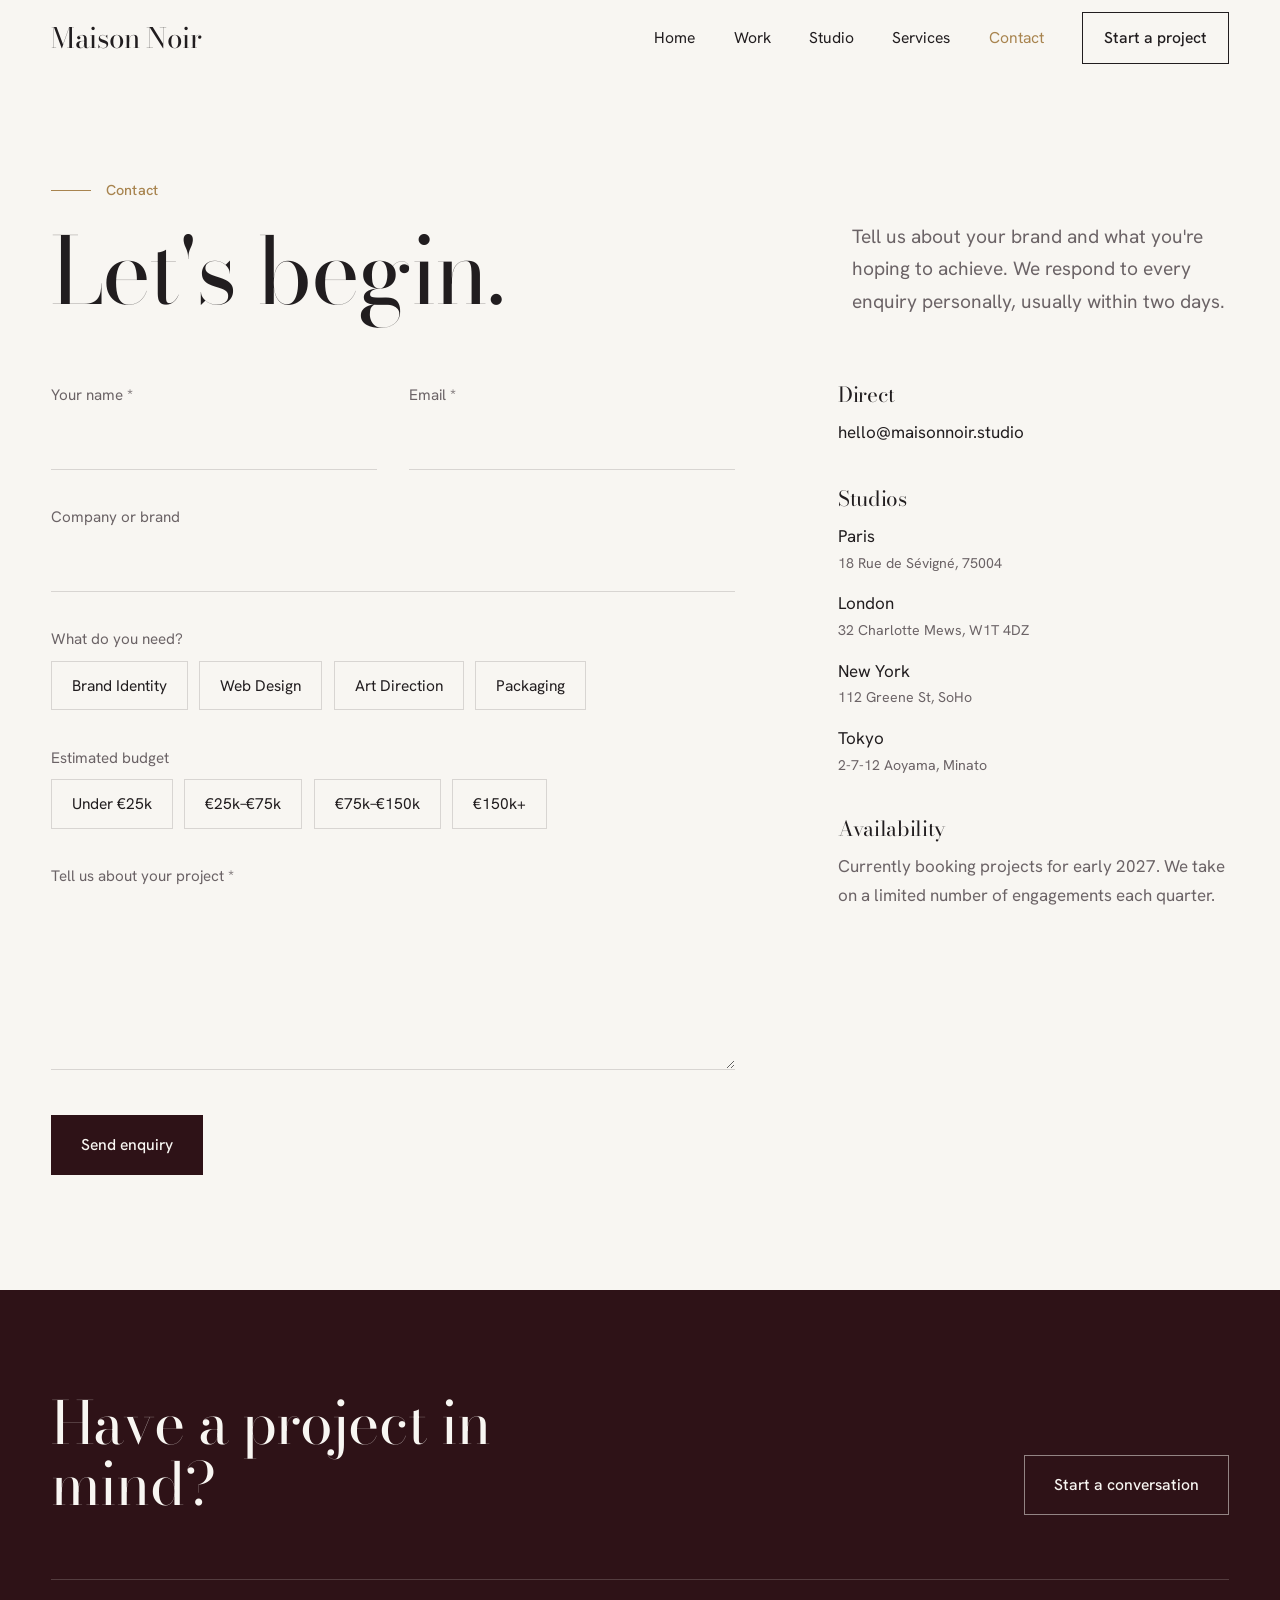
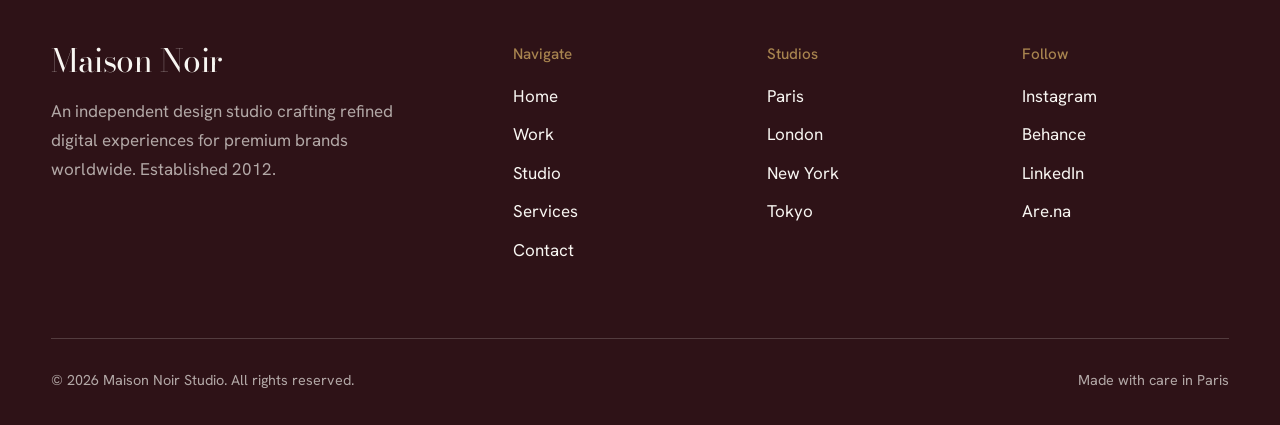
<file: contact.html>
<!doctype html>
<html lang="en"><head><meta charset="utf-8"><meta name="viewport" content="width=device-width,initial-scale=1">
<title>Contact | Start a Project with Maison Noir</title><meta name="description" content="Tell Maison Noir about your brand and project. We reply to every enquiry personally, usually within two business days."><link rel="canonical" href="https://www.maisonnoir.studio/contact.html">
<meta property="og:type" content="website"><meta property="og:title" content="Contact | Start a Project with Maison Noir"><meta property="og:description" content="Tell Maison Noir about your brand and project. We reply to every enquiry personally, usually within two business days."><meta property="og:url" content="https://www.maisonnoir.studio/contact.html"><meta property="og:image" content="https://images.pexels.com/photos/8134773/pexels-photo-8134773.jpeg?auto=compress&cs=tinysrgb&h=630&w=1200"><meta name="twitter:card" content="summary_large_image"><meta name="theme-color" content="#2E1217">
<link rel="icon" href="favicon.svg" type="image/svg+xml"><link rel="preconnect" href="https://fonts.googleapis.com"><link rel="preconnect" href="https://fonts.gstatic.com" crossorigin>
<link href="https://fonts.googleapis.com/css2?family=Bodoni+Moda:ital,opsz,wght@0,6..96,400;0,6..96,500;1,6..96,400&family=Hanken+Grotesk:wght@400;500&display=swap" rel="stylesheet">
<link rel="stylesheet" href="assets/css/style.css"></head><body>
<a class="skip" href="#main">Skip to content</a>
<header class="hd"><div class="wrap hd-in"><a class="logo serif" href="index.html" aria-label="Maison Noir, home">Maison Noir</a><nav id="nav" aria-label="Main"><a href="index.html">Home</a><a href="work.html">Work</a><a href="studio.html">Studio</a><a href="services.html">Services</a><a href="contact.html" aria-current="page">Contact</a><a class="btn btn-o btn-s" href="contact.html">Start a project</a></nav><button class="menu-btn" aria-expanded="false" aria-controls="nav" aria-label="Open menu"><i></i><i></i></button></div></header>
<main id="main"><section class="ph"><div class="wrap ph-g"><div><p class="tag">Contact</p><h1>Let's begin.</h1></div><p class="lead">Tell us about your brand and what you're hoping to achieve. We respond to every enquiry personally, usually within two days.</p></div></section><section class="wrap" style="padding-bottom:clamp(4rem,9vw,8rem)"><div class="cg"><div>
<form id="enquiry"><div class="fr"><label class="fld"><span>Your name *</span><input name="fullname" autocomplete="name" required></label><label class="fld"><span>Email *</span><input type="email" name="email" autocomplete="email" required></label></div>
<label class="fld"><span>Company or brand</span><input name="company" autocomplete="organization"></label>
<fieldset><legend>What do you need?</legend><div class="chips"><label><input type="checkbox" name="need" value="Brand Identity"><span>Brand Identity</span></label><label><input type="checkbox" name="need" value="Web Design"><span>Web Design</span></label><label><input type="checkbox" name="need" value="Art Direction"><span>Art Direction</span></label><label><input type="checkbox" name="need" value="Packaging"><span>Packaging</span></label></div></fieldset>
<fieldset><legend>Estimated budget</legend><div class="chips"><label><input type="radio" name="budget" value="Under €25k"><span>Under €25k</span></label><label><input type="radio" name="budget" value="€25k–€75k"><span>€25k–€75k</span></label><label><input type="radio" name="budget" value="€75k–€150k"><span>€75k–€150k</span></label><label><input type="radio" name="budget" value="€150k+"><span>€150k+</span></label></div></fieldset>
<label class="fld"><span>Tell us about your project *</span><textarea name="message" rows="5" required></textarea></label><button class="btn btn-p" type="submit">Send enquiry</button></form>
<div class="ok" tabindex="-1" hidden><h2>Thank you, <span class="who"></span>.</h2><p class="lead" style="margin-top:1rem">Your message has reached us. We'll be in touch personally within two business days.</p></div></div>
<aside class="side"><div><h3>Direct</h3><a class="ul" href="mailto:hello@maisonnoir.studio">hello@maisonnoir.studio</a></div><div><h3>Studios</h3><ul><li>Paris<small>18 Rue de Sévigné, 75004</small></li><li>London<small>32 Charlotte Mews, W1T 4DZ</small></li><li>New York<small>112 Greene St, SoHo</small></li><li>Tokyo<small>2-7-12 Aoyama, Minato</small></li></ul></div><div><h3>Availability</h3><p class="mute">Currently booking projects for early 2027. We take on a limited number of engagements each quarter.</p></div></aside></div></section></main>
<footer class="ft dark"><div class="wrap"><div class="ft-top"><h2>Have a project in mind?</h2><a class="btn btn-o" href="contact.html">Start a conversation</a></div>
<div class="ft-g"><div><a class="serif" style="font-size:2rem" href="index.html">Maison Noir</a><p class="mute">An independent design studio crafting refined digital experiences for premium brands worldwide. Established 2012.</p></div>
<div><h4>Navigate</h4><ul><li><a class="ul" href="index.html">Home</a></li><li><a class="ul" href="work.html">Work</a></li><li><a class="ul" href="studio.html">Studio</a></li><li><a class="ul" href="services.html">Services</a></li><li><a class="ul" href="contact.html">Contact</a></li></ul></div><div><h4>Studios</h4><ul><li>Paris</li><li>London</li><li>New York</li><li>Tokyo</li></ul></div><div><h4>Follow</h4><ul><li>Instagram</li><li>Behance</li><li>LinkedIn</li><li>Are.na</li></ul></div></div>
<div class="ft-b mute"><span>© 2026 Maison Noir Studio. All rights reserved.</span><span>Made with care in Paris</span></div></div></footer>
<div class="cur" aria-hidden="true">View</div><script src="assets/js/main.js" defer></script></body></html>
</file>
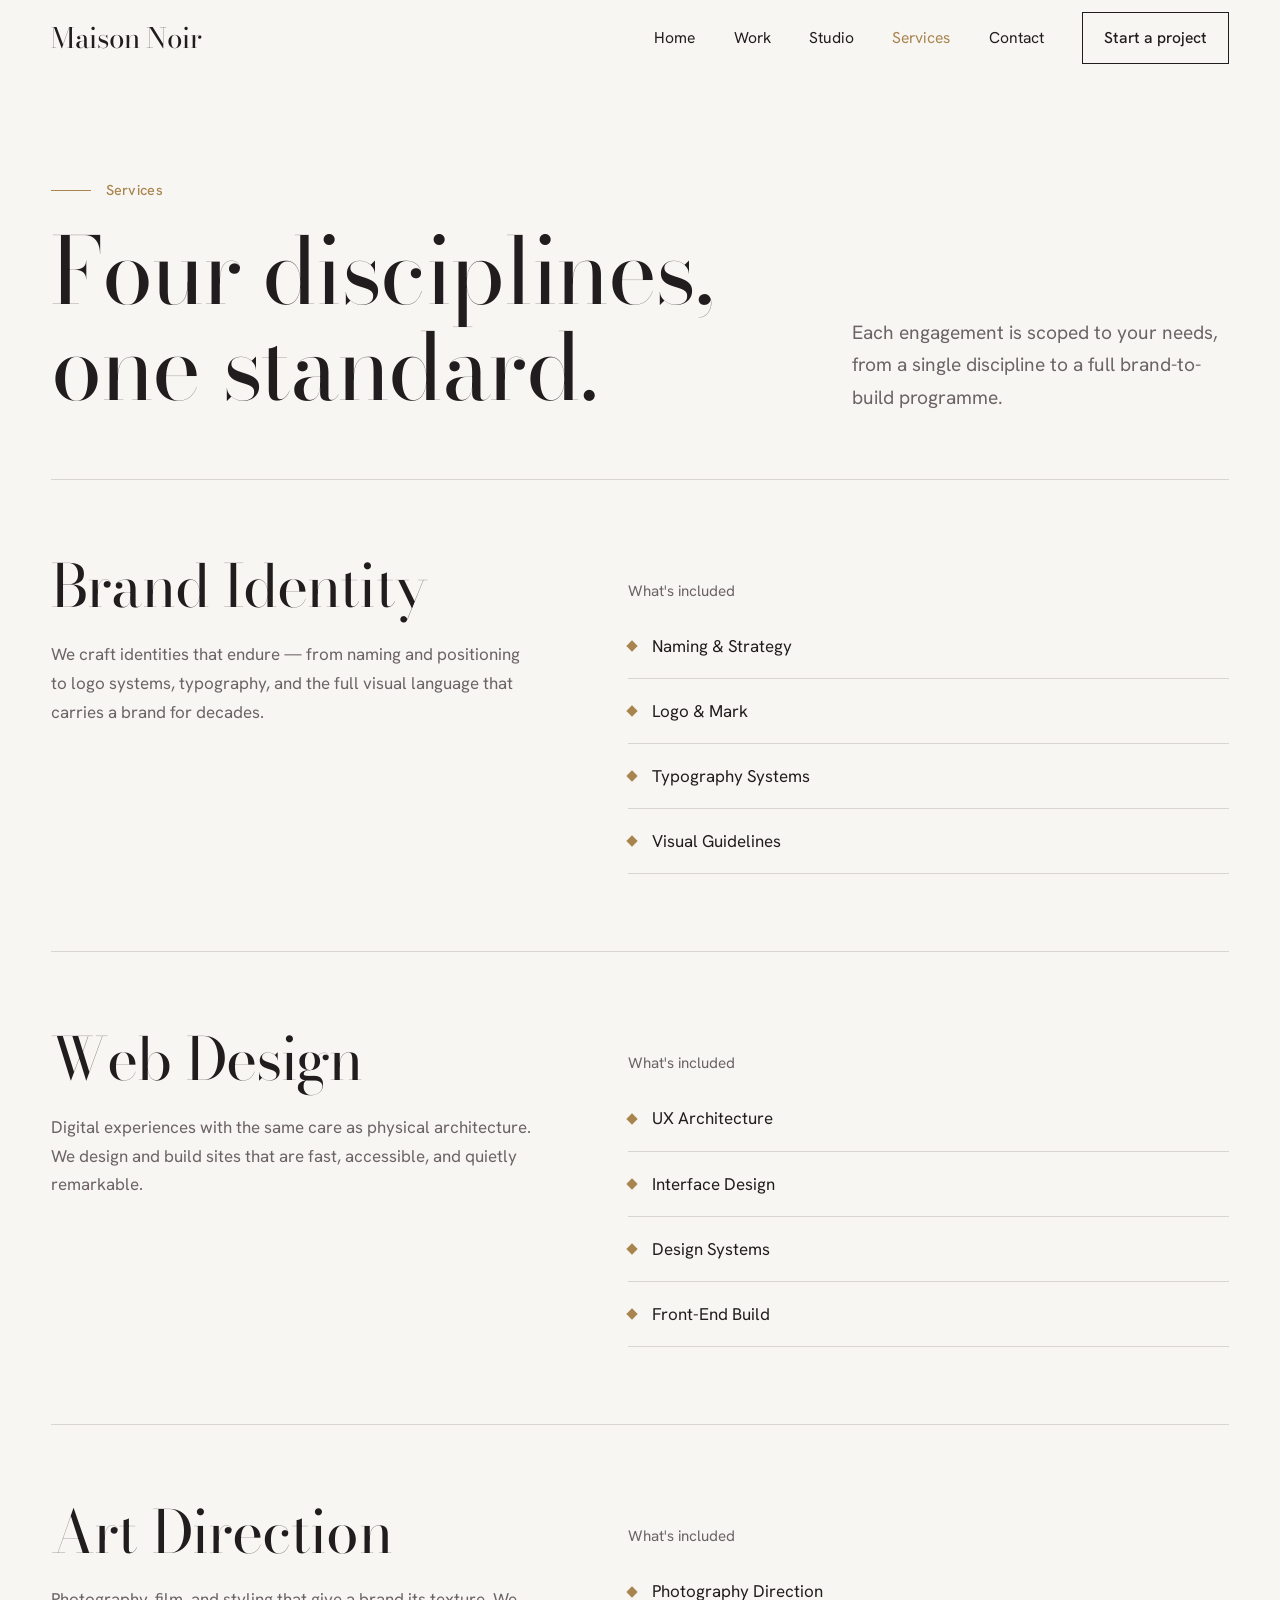
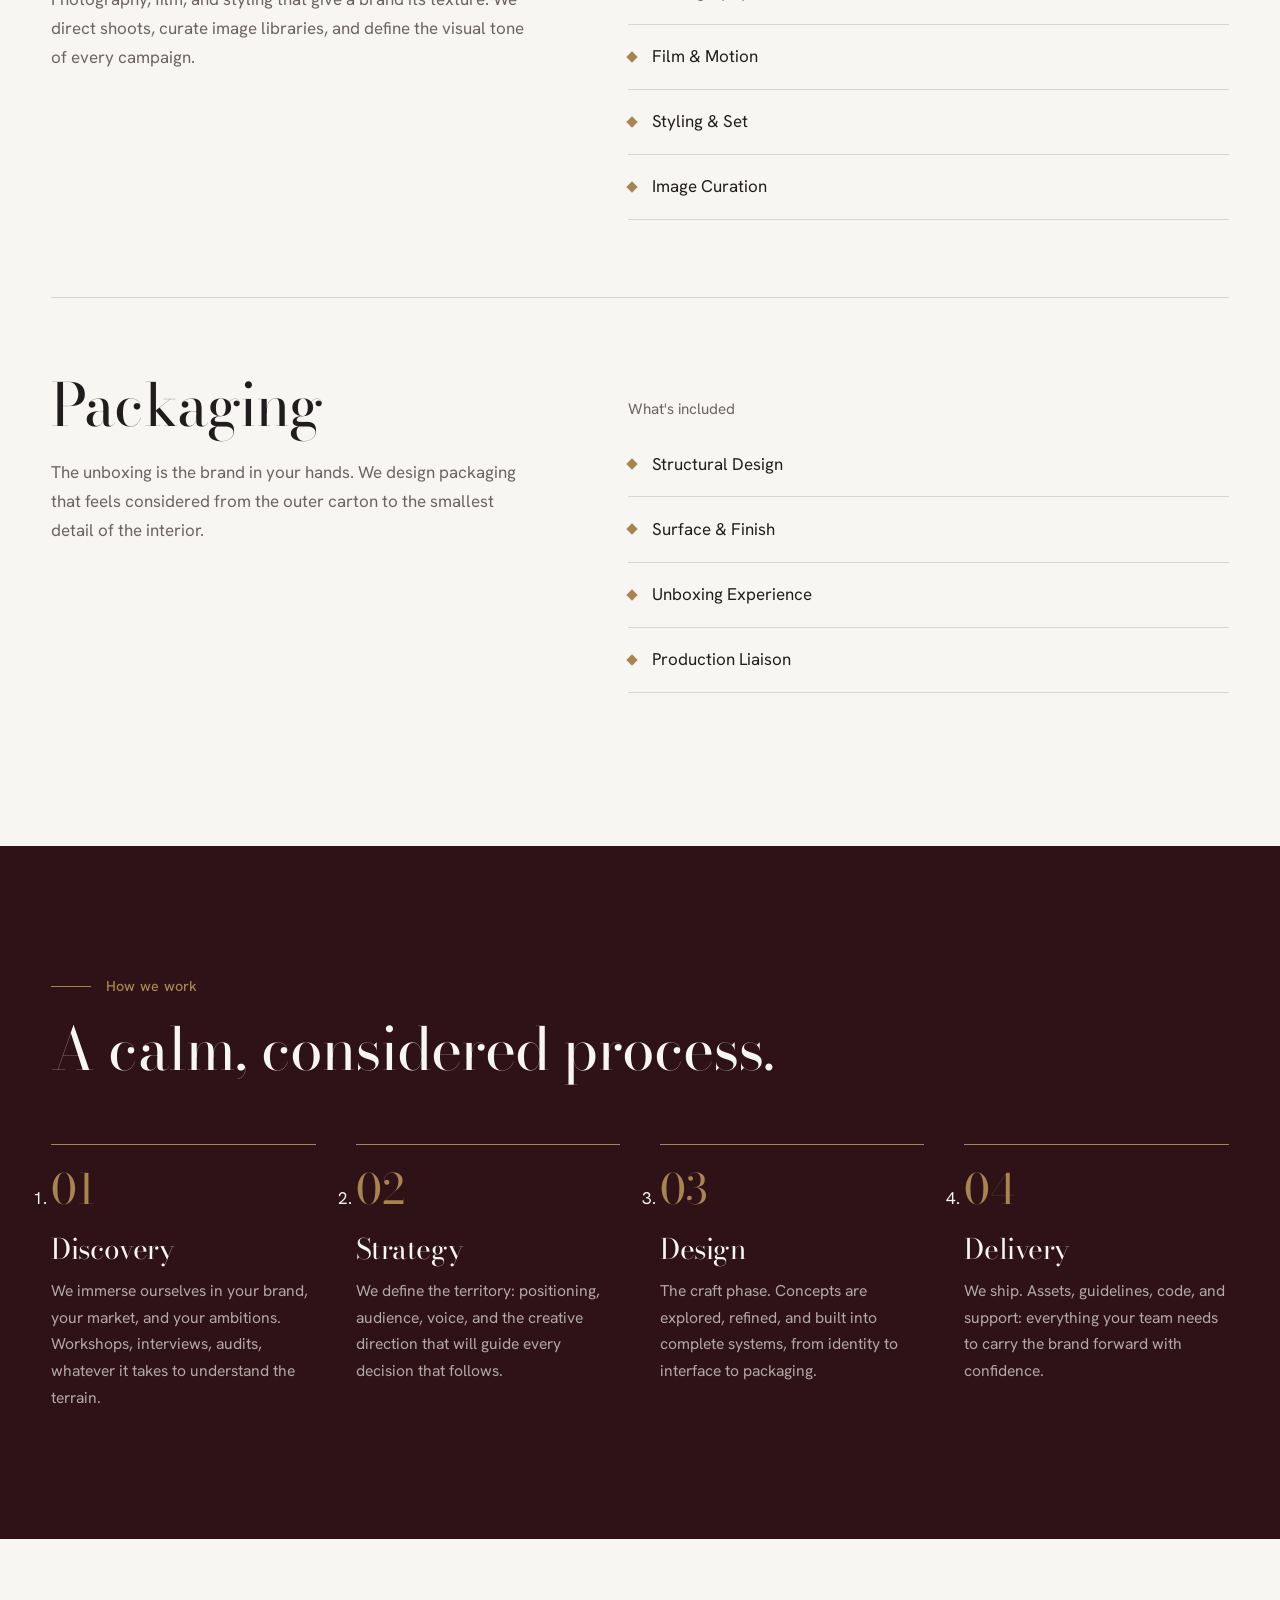
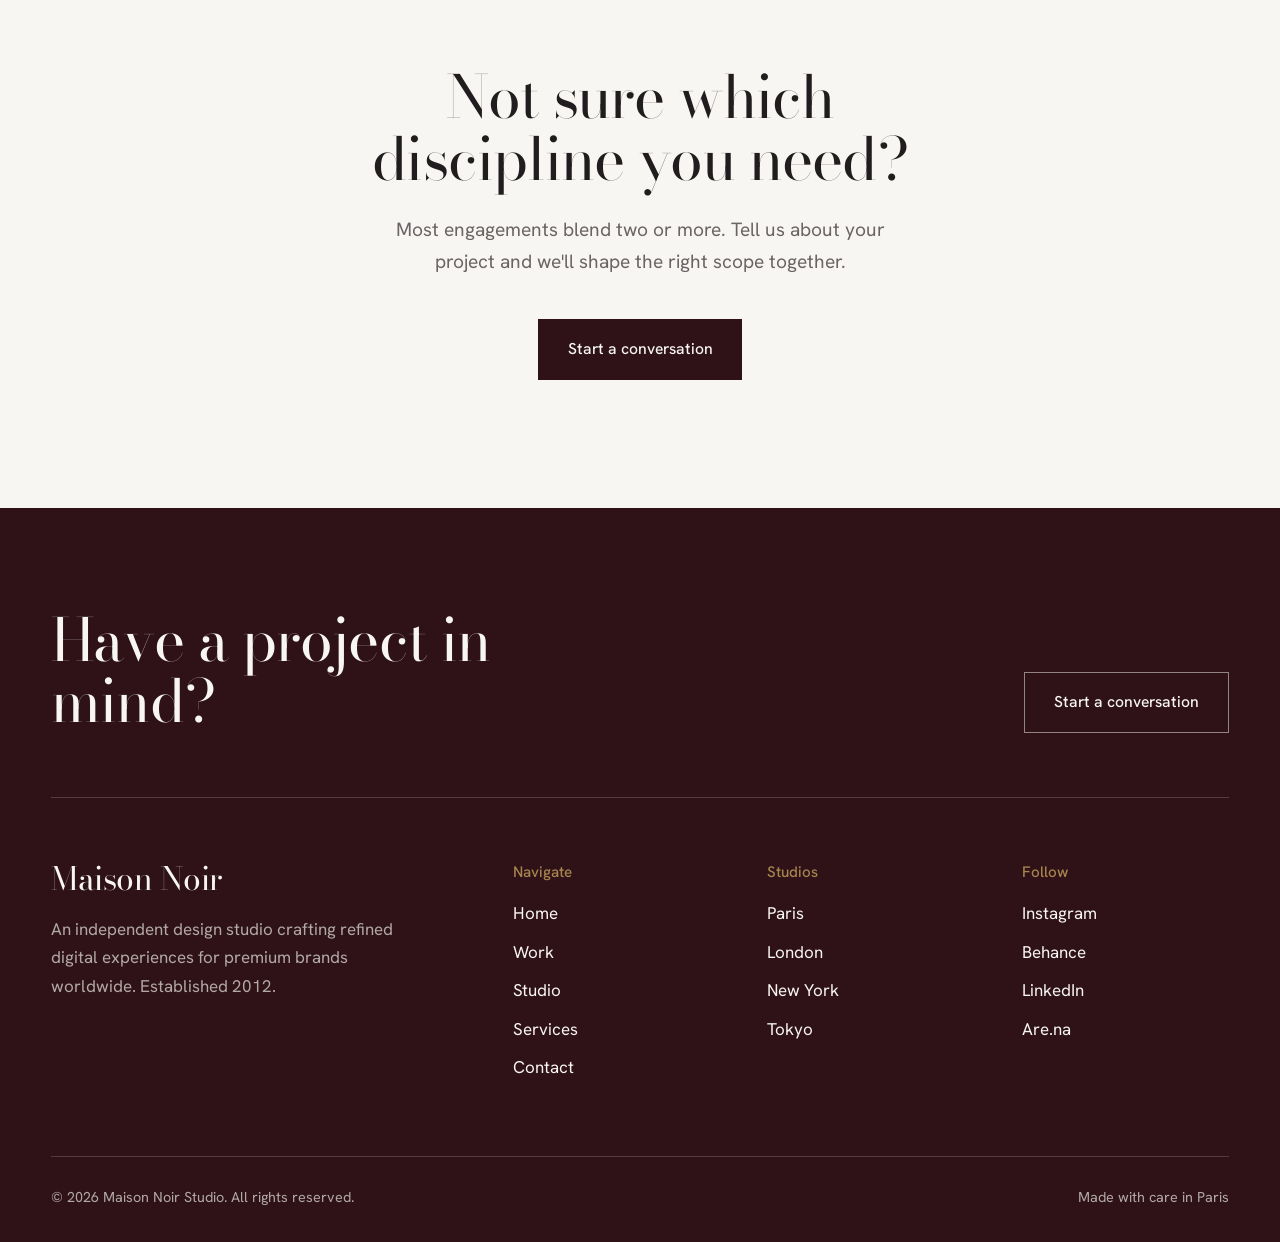
<file: services.html>
<!doctype html>
<html lang="en"><head><meta charset="utf-8"><meta name="viewport" content="width=device-width,initial-scale=1">
<title>Services | Maison Noir</title><meta name="description" content="Brand identity, web design, art direction and packaging services from Maison Noir, scoped to your needs and delivered with uncompromising craft."><link rel="canonical" href="https://www.maisonnoir.studio/services.html">
<meta property="og:type" content="website"><meta property="og:title" content="Services | Maison Noir"><meta property="og:description" content="Brand identity, web design, art direction and packaging services from Maison Noir, scoped to your needs and delivered with uncompromising craft."><meta property="og:url" content="https://www.maisonnoir.studio/services.html"><meta property="og:image" content="https://images.pexels.com/photos/8134773/pexels-photo-8134773.jpeg?auto=compress&cs=tinysrgb&h=630&w=1200"><meta name="twitter:card" content="summary_large_image"><meta name="theme-color" content="#2E1217">
<link rel="icon" href="favicon.svg" type="image/svg+xml"><link rel="preconnect" href="https://fonts.googleapis.com"><link rel="preconnect" href="https://fonts.gstatic.com" crossorigin>
<link href="https://fonts.googleapis.com/css2?family=Bodoni+Moda:ital,opsz,wght@0,6..96,400;0,6..96,500;1,6..96,400&family=Hanken+Grotesk:wght@400;500&display=swap" rel="stylesheet">
<link rel="stylesheet" href="assets/css/style.css"></head><body>
<a class="skip" href="#main">Skip to content</a>
<header class="hd"><div class="wrap hd-in"><a class="logo serif" href="index.html" aria-label="Maison Noir, home">Maison Noir</a><nav id="nav" aria-label="Main"><a href="index.html">Home</a><a href="work.html">Work</a><a href="studio.html">Studio</a><a href="services.html" aria-current="page">Services</a><a href="contact.html">Contact</a><a class="btn btn-o btn-s" href="contact.html">Start a project</a></nav><button class="menu-btn" aria-expanded="false" aria-controls="nav" aria-label="Open menu"><i></i><i></i></button></div></header>
<main id="main"><section class="ph"><div class="wrap ph-g"><div><p class="tag">Services</p><h1>Four disciplines, one standard.</h1></div><p class="lead">Each engagement is scoped to your needs, from a single discipline to a full brand-to-build programme.</p></div></section><section class="wrap" style="padding-bottom:clamp(3rem,6vw,6rem)"><article class="sv"><div><h2>Brand Identity</h2><p>We craft identities that endure — from naming and positioning to logo systems, typography, and the full visual language that carries a brand for decades.</p></div><div><p class="k">What's included</p><ul><li>Naming &amp; Strategy</li><li>Logo &amp; Mark</li><li>Typography Systems</li><li>Visual Guidelines</li></ul></div></article><article class="sv"><div><h2>Web Design</h2><p>Digital experiences with the same care as physical architecture. We design and build sites that are fast, accessible, and quietly remarkable.</p></div><div><p class="k">What's included</p><ul><li>UX Architecture</li><li>Interface Design</li><li>Design Systems</li><li>Front-End Build</li></ul></div></article><article class="sv"><div><h2>Art Direction</h2><p>Photography, film, and styling that give a brand its texture. We direct shoots, curate image libraries, and define the visual tone of every campaign.</p></div><div><p class="k">What's included</p><ul><li>Photography Direction</li><li>Film &amp; Motion</li><li>Styling &amp; Set</li><li>Image Curation</li></ul></div></article><article class="sv"><div><h2>Packaging</h2><p>The unboxing is the brand in your hands. We design packaging that feels considered from the outer carton to the smallest detail of the interior.</p></div><div><p class="k">What's included</p><ul><li>Structural Design</li><li>Surface &amp; Finish</li><li>Unboxing Experience</li><li>Production Liaison</li></ul></div></article></section><section class="sec dark"><div class="wrap"><div class="sh"><div><p class="tag">How we work</p><h2>A calm, considered process.</h2></div></div><ol class="steps"><li><h3>Discovery</h3><p>We immerse ourselves in your brand, your market, and your ambitions. Workshops, interviews, audits, whatever it takes to understand the terrain.</p></li><li><h3>Strategy</h3><p>We define the territory: positioning, audience, voice, and the creative direction that will guide every decision that follows.</p></li><li><h3>Design</h3><p>The craft phase. Concepts are explored, refined, and built into complete systems, from identity to interface to packaging.</p></li><li><h3>Delivery</h3><p>We ship. Assets, guidelines, code, and support: everything your team needs to carry the brand forward with confidence.</p></li></ol></div></section><section class="sec cta"><div class="wrap"><h2>Not sure which discipline you need?</h2><p class="lead">Most engagements blend two or more. Tell us about your project and we'll shape the right scope together.</p><a class="btn btn-p" href="contact.html">Start a conversation</a></div></section></main>
<footer class="ft dark"><div class="wrap"><div class="ft-top"><h2>Have a project in mind?</h2><a class="btn btn-o" href="contact.html">Start a conversation</a></div>
<div class="ft-g"><div><a class="serif" style="font-size:2rem" href="index.html">Maison Noir</a><p class="mute">An independent design studio crafting refined digital experiences for premium brands worldwide. Established 2012.</p></div>
<div><h4>Navigate</h4><ul><li><a class="ul" href="index.html">Home</a></li><li><a class="ul" href="work.html">Work</a></li><li><a class="ul" href="studio.html">Studio</a></li><li><a class="ul" href="services.html">Services</a></li><li><a class="ul" href="contact.html">Contact</a></li></ul></div><div><h4>Studios</h4><ul><li>Paris</li><li>London</li><li>New York</li><li>Tokyo</li></ul></div><div><h4>Follow</h4><ul><li>Instagram</li><li>Behance</li><li>LinkedIn</li><li>Are.na</li></ul></div></div>
<div class="ft-b mute"><span>© 2026 Maison Noir Studio. All rights reserved.</span><span>Made with care in Paris</span></div></div></footer>
<div class="cur" aria-hidden="true">View</div><script src="assets/js/main.js" defer></script></body></html>
</file>
<file: assets/css/style.css>
/* Maison Noir — premium redesign. Tokens first, then base, layout, components, pages. */
:root{--plaster:#ECE8E1;--chalk:#F8F6F2;--oxblood:#2E1217;--wine:#4B1E27;--brass:#A8844F;--ink:#211D1F;--mute:#6B6366;--line:rgba(33,29,31,.15);
--serif:"Bodoni Moda",Georgia,serif;--sans:"Hanken Grotesk",system-ui,sans-serif;--wrap:1320px;--gut:clamp(1.25rem,4vw,4rem);--ease:cubic-bezier(.22,1,.36,1)}
*{box-sizing:border-box;margin:0;padding:0}
html{scroll-behavior:smooth;scroll-padding-top:5rem}
body{background:var(--chalk);color:var(--ink);font:400 1.0625rem/1.7 var(--sans);-webkit-font-smoothing:antialiased;overflow-x:hidden}
img{display:block;max-width:100%;height:auto;background:var(--plaster)}
a{color:inherit;text-decoration:none}button,input,textarea{font:inherit;color:inherit}button{background:none;border:0;cursor:pointer}
ul{list-style:none}
:focus-visible{outline:2px solid var(--brass);outline-offset:3px}
.skip{position:absolute;left:1rem;top:-4rem;background:var(--ink);color:#fff;padding:.6rem 1rem;z-index:99}.skip:focus{top:1rem}
.wrap{width:min(var(--wrap),100% - 2*var(--gut));margin-inline:auto}
.sec{padding-block:clamp(4.5rem,10vw,9rem)}
h1,h2,h3,.serif{font-family:var(--serif);font-weight:400;line-height:1.04;letter-spacing:-.015em}
h1{font-size:clamp(2.8rem,7.2vw,6.8rem)}h2{font-size:clamp(2.1rem,4.6vw,4.2rem)}h3{font-size:clamp(1.45rem,2.2vw,2rem);line-height:1.15}
.lead{font-size:1.2rem;color:var(--mute);max-width:34rem}
.tag{font-size:.9rem;color:var(--brass);font-weight:500;letter-spacing:.02em;margin-bottom:1.25rem;display:flex;align-items:center;gap:.9rem}.tag:before{content:"";width:2.5rem;height:1px;background:currentColor}
.dark{background:var(--oxblood);color:var(--chalk)}.dark .lead,.dark .mute{color:rgba(248,246,242,.66)}.plaster{background:var(--plaster)}.mute{color:var(--mute)}
/* buttons + links */
.btn{display:inline-flex;align-items:center;gap:.8rem;padding:1rem 1.8rem;border:1px solid var(--ink);font-weight:500;font-size:.98rem;transition:background .4s var(--ease),color .4s var(--ease),border-color .4s}
.btn-p{background:var(--oxblood);border-color:var(--oxblood);color:var(--chalk)}.btn-p:hover{background:var(--brass);border-color:var(--brass)}
.btn-o:hover{background:var(--ink);color:var(--chalk)}.dark .btn-o{border-color:rgba(248,246,242,.5)}.dark .btn-o:hover{background:var(--chalk);color:var(--oxblood)}
.btn-s{padding:.7rem 1.3rem}
.ul{background:linear-gradient(currentColor,currentColor) 0 100%/0 1px no-repeat;transition:background-size .5s var(--ease)}.ul:hover{background-size:100% 1px}
/* header */
.hd{position:fixed;inset:0 0 auto;z-index:50;transition:background .4s,box-shadow .4s}.hd.on{background:rgba(248,246,242,.92);backdrop-filter:blur(14px);box-shadow:0 1px 0 var(--line)}
.hd-in{display:flex;align-items:center;justify-content:space-between;height:76px}
.logo{font-size:1.75rem;position:relative;z-index:60}
#nav{display:flex;align-items:center;gap:2.4rem;font-size:.98rem}#nav a[aria-current]{color:var(--brass)}
.menu-btn{display:none;position:relative;z-index:60;width:44px;height:44px}.menu-btn i{position:absolute;left:10px;right:10px;height:1.5px;background:currentColor;transition:transform .5s var(--ease)}.menu-btn i:first-child{top:18px}.menu-btn i:last-child{top:25px}
@media(max-width:960px){.menu-btn{display:block}
#nav{position:fixed;inset:0;background:var(--oxblood);color:var(--chalk);flex-direction:column;align-items:flex-start;justify-content:center;gap:1.1rem;padding:6rem var(--gut) 3rem;font:400 clamp(2.2rem,9vw,3.2rem)/1.1 var(--serif);transform:translateY(-100%);visibility:hidden;transition:transform .7s var(--ease),visibility 0s .7s}
#nav .btn{font:500 1rem var(--sans);margin-top:1.5rem;border-color:var(--chalk)}
.nav-open #nav{transform:none;visibility:visible;transition:transform .7s var(--ease)}.nav-open .logo,.nav-open .menu-btn{color:var(--chalk)}
.nav-open .menu-btn i:first-child{transform:translateY(3.5px) rotate(45deg)}.nav-open .menu-btn i:last-child{transform:translateY(-3.5px) rotate(-45deg)}.nav-open{overflow:hidden}}
/* hero: the one orchestrated moment */
.hero{padding-top:calc(76px + clamp(2rem,5vw,5rem));padding-bottom:clamp(3rem,6vw,6rem)}
.hero-g{display:grid;grid-template-columns:1.25fr 1fr;gap:clamp(2rem,6vw,6rem);align-items:end}
.ln{display:block;overflow:hidden;padding-bottom:.08em}.ln>span{display:block;animation:up 1.1s var(--ease) both}.ln:nth-child(2)>span{animation-delay:.12s}.ln:nth-child(3)>span{animation-delay:.24s}
.hero .lead{margin-top:2rem;animation:fade 1s .6s both}.hero .acts{margin-top:2.4rem;display:flex;flex-wrap:wrap;gap:1rem;animation:fade 1s .75s both}
.arch{border-radius:999px 999px 0 0;overflow:hidden;position:relative}.arch img{width:100%;aspect-ratio:3/4;object-fit:cover}
.hero .arch{animation:open 1.6s .15s var(--ease) both}
.arch figcaption{position:absolute;left:50%;bottom:1.2rem;transform:translateX(-50%);background:var(--chalk);padding:.5rem 1.1rem;font-size:.88rem;white-space:nowrap}
@keyframes up{from{transform:translateY(105%)}}@keyframes fade{from{opacity:0;transform:translateY(14px)}}@keyframes open{from{clip-path:inset(100% 0 0 0)}to{clip-path:inset(0)}}
@media(max-width:860px){.hero-g{grid-template-columns:1fr}.hero .arch{max-width:420px}}
/* marquee */
.mq{overflow:hidden;border-block:1px solid var(--line);padding:1.3rem 0}.mq div{display:flex;width:max-content;animation:mq 45s linear infinite}.mq span{font:italic 1.9rem var(--serif);padding-right:3rem;white-space:nowrap}.mq span:after{content:"✦";color:var(--brass);font:1rem sans-serif;margin-left:3rem}@keyframes mq{to{transform:translateX(-50%)}}
/* manifesto */
.mf{display:grid;grid-template-columns:1fr 3fr;gap:3rem}.manifesto{font:400 clamp(1.7rem,3.6vw,3.2rem)/1.28 var(--serif);text-wrap:balance}
.stats{display:grid;grid-template-columns:repeat(4,1fr);gap:2rem;margin-top:4rem;padding-top:2.5rem;border-top:1px solid var(--line)}.stats b{display:block;font:400 clamp(2.6rem,5vw,4.4rem)/1 var(--serif)}.stats span{font-size:.95rem}
.dark .stats{border-color:rgba(248,246,242,.2)}
@media(max-width:860px){.mf{grid-template-columns:1fr;gap:1.5rem}.stats{grid-template-columns:1fr 1fr}}
/* section head + project cards */
.sh{display:flex;justify-content:space-between;align-items:end;gap:2rem;flex-wrap:wrap;margin-bottom:clamp(2.5rem,5vw,4.5rem)}
.grid2{display:grid;grid-template-columns:1fr 1fr;gap:clamp(3rem,6vw,5rem) clamp(1.5rem,4vw,4rem)}.grid2>:nth-child(even){margin-top:clamp(0rem,8vw,7rem)}
.card{display:block}.card .im{overflow:hidden}.card img{width:100%;aspect-ratio:4/3;object-fit:cover;transition:transform 1.4s var(--ease)}.card.pt img{aspect-ratio:4/5}.card:hover img{transform:scale(1.05)}
.card .meta{display:flex;justify-content:space-between;gap:1rem;margin-top:1.1rem;align-items:baseline}.card h3{transition:color .3s}.card:hover h3{color:var(--brass)}.card p{color:var(--mute);margin-top:.4rem;max-width:30rem}.card small{font-size:.9rem;color:var(--mute);white-space:nowrap}
.cur{position:fixed;left:0;top:0;z-index:70;pointer-events:none;width:84px;height:84px;margin:-42px 0 0 -42px;border-radius:50%;background:var(--oxblood);color:var(--chalk);display:grid;place-items:center;font-size:.9rem;opacity:0;scale:.4;transition:opacity .3s,scale .4s var(--ease)}.cur.show{opacity:1;scale:1}
@media(hover:none){.cur{display:none}}@media(max-width:700px){.grid2{grid-template-columns:1fr}.grid2>:nth-child(even){margin-top:0}}
/* services accordion */
.acc{border-top:1px solid var(--line)}.acc details{border-bottom:1px solid var(--line)}
.acc summary{display:grid;grid-template-columns:1fr 1.2fr 2rem;gap:2rem;align-items:center;padding:2.2rem 0;cursor:pointer;list-style:none}.acc summary::-webkit-details-marker{display:none}
.acc summary h3{font-size:clamp(1.8rem,3.4vw,3rem);transition:transform .5s var(--ease)}.acc summary:hover h3{transform:translateX(.6rem)}
.acc summary:after{content:"+";font:300 2rem/1 var(--sans);text-align:right;transition:transform .4s var(--ease)}.acc details[open] summary:after{transform:rotate(45deg)}
.acc .pn{padding:0 0 2.4rem;display:flex;flex-wrap:wrap;gap:.6rem}.acc .pn li{border:1px solid var(--line);padding:.35rem 1rem;font-size:.95rem}
@media(max-width:760px){.acc summary{grid-template-columns:1fr 2rem}.acc summary p{grid-column:1/-1;grid-row:2}}
/* testimonial */
.qt{display:grid;grid-template-columns:1fr 3fr;gap:3rem}.q blockquote{font:400 clamp(1.7rem,3.4vw,3rem)/1.28 var(--serif);text-wrap:balance}.q cite{display:block;margin-top:2rem;font-style:normal}.q cite span{display:block;color:rgba(248,246,242,.6);font-size:.95rem}
.qc{display:flex;align-items:center;gap:1rem;margin-top:3rem}.qc button{width:52px;height:52px;border:1px solid rgba(248,246,242,.4);border-radius:50%;font-size:1.2rem;transition:background .3s}.qc button:hover{background:var(--brass);border-color:var(--brass)}
@media(max-width:860px){.qt{grid-template-columns:1fr;gap:1.5rem}}
/* split + cta */
.split{display:grid;grid-template-columns:1fr 1fr;gap:clamp(2rem,7vw,7rem);align-items:center}.split img{width:100%;aspect-ratio:4/3;object-fit:cover}.split p{margin-top:1.5rem;color:var(--mute)}.split .btn{margin-top:2rem}
@media(max-width:860px){.split{grid-template-columns:1fr}}
.cta{text-align:center}.cta h2{max-width:16ch;margin:0 auto}.cta p{margin:1.5rem auto 0}.cta .btn{margin-top:2.5rem}
/* inner page head */
.ph{padding-top:calc(76px + clamp(3rem,8vw,8rem));padding-bottom:clamp(2.5rem,5vw,5rem)}.ph-g{display:grid;grid-template-columns:2fr 1fr;gap:3rem;align-items:end}
@media(max-width:860px){.ph-g{grid-template-columns:1fr}}
.filters{position:sticky;top:76px;z-index:30;background:rgba(248,246,242,.94);backdrop-filter:blur(12px);border-block:1px solid var(--line)}.filters .wrap{display:flex;flex-wrap:wrap;gap:.4rem 1.8rem;padding-block:1rem}
.filters button{color:var(--mute);padding:.2rem 0;transition:color .3s}.filters button[aria-pressed=true]{color:var(--ink);box-shadow:0 1px 0 var(--brass)}.filters button:hover{color:var(--ink)}
[hidden]{display:none!important}
/* studio */
.hero-img{height:min(75vh,720px);position:relative}.hero-img img{width:100%;height:100%;object-fit:cover}.hero-img:after{content:"";position:absolute;inset:0;background:linear-gradient(transparent 55%,rgba(46,18,23,.35))}
.vals{display:grid;grid-template-columns:1fr 1fr;gap:3.5rem 5rem}.vals div{border-top:1px solid var(--line);padding-top:1.8rem}.vals p{margin-top:1rem;color:var(--mute)}
.team{display:grid;grid-template-columns:repeat(4,1fr);gap:2rem}.team .arch img{aspect-ratio:3/4.2;object-fit:cover;transition:transform 1.2s var(--ease)}.team li:hover img{transform:scale(1.05)}.team h3{font-size:1.4rem;margin-top:1.3rem}.team p{color:var(--mute);font-size:.95rem}
@media(max-width:900px){.team{grid-template-columns:1fr 1fr}.vals{grid-template-columns:1fr}}
/* services page */
.sv{display:grid;grid-template-columns:5fr 6fr;gap:clamp(2rem,6vw,6rem);padding-block:clamp(3rem,6vw,5.5rem);border-top:1px solid var(--line)}.sv>div:first-child{position:sticky;top:7rem;align-self:start}.sv p{margin-top:1.4rem;color:var(--mute);max-width:30rem}
.sv li{padding:1.1rem 0;border-bottom:1px solid var(--line);display:flex;gap:1rem;align-items:center}.sv li:before{content:"";width:.5rem;height:.5rem;background:var(--brass);transform:rotate(45deg)}.sv .k{font-size:.95rem;color:var(--mute);margin-bottom:.6rem}
@media(max-width:860px){.sv{grid-template-columns:1fr}.sv>div:first-child{position:static}}
.steps{display:grid;grid-template-columns:repeat(4,1fr);gap:2.5rem;counter-reset:s}.steps li{border-top:1px solid var(--brass);padding-top:1.5rem;counter-increment:s}.steps li:before{content:"0" counter(s);font:2.6rem/1 var(--serif);color:var(--brass);display:block;margin-bottom:1.4rem}.steps p{margin-top:.8rem;color:rgba(248,246,242,.66);font-size:.98rem}
@media(max-width:900px){.steps{grid-template-columns:1fr 1fr}}@media(max-width:560px){.steps{grid-template-columns:1fr}}
/* contact */
.cg{display:grid;grid-template-columns:7fr 4fr;gap:clamp(2rem,8vw,8rem)}.fld{display:block;margin-bottom:2.2rem}.fld>span,legend{display:block;font-size:.95rem;color:var(--mute);margin-bottom:.5rem}
.fld input,.fld textarea{width:100%;background:none;border:0;border-bottom:1px solid var(--line);padding:.7rem 0;font-size:1.1rem;border-radius:0;transition:border-color .3s}.fld input:focus,.fld textarea:focus{outline:0;border-color:var(--ink)}.fld textarea{resize:vertical}
.fr{display:grid;grid-template-columns:1fr 1fr;gap:2rem}fieldset{border:0;margin-bottom:2.2rem}.chips{display:flex;flex-wrap:wrap;gap:.7rem}.chips label{position:relative}.chips input{position:absolute;opacity:0}
.chips span{display:block;border:1px solid var(--line);padding:.65rem 1.25rem;font-size:.97rem;cursor:pointer;transition:all .3s}.chips span:hover{border-color:var(--ink)}.chips input:checked+span{background:var(--oxblood);color:var(--chalk);border-color:var(--oxblood)}.chips input:focus-visible+span{outline:2px solid var(--brass);outline-offset:3px}
.ok{background:var(--plaster);padding:clamp(2rem,6vw,5rem)}.ok:focus{outline:0}.side{position:sticky;top:7rem;align-self:start}.side h3{font-size:1.3rem;margin-bottom:.7rem}.side>*+*{margin-top:2.5rem}.side li{margin-bottom:.9rem}.side small{display:block;color:var(--mute)}
@media(max-width:900px){.cg{grid-template-columns:1fr}.side{position:static}.fr{grid-template-columns:1fr;gap:0}}
/* footer */
.ft{padding:clamp(4rem,8vw,7rem) 0 2rem}.ft-top{display:flex;justify-content:space-between;align-items:end;gap:2rem;flex-wrap:wrap;padding-bottom:4rem;border-bottom:1px solid rgba(248,246,242,.18)}.ft-top h2{max-width:13ch}
.ft-g{display:grid;grid-template-columns:2fr 1fr 1fr 1fr;gap:3rem;padding-block:4rem}.ft-g p{max-width:22rem;margin-top:1rem}.ft h4{font:500 .95rem var(--sans);color:var(--brass);margin-bottom:1.1rem}.ft li{margin-bottom:.6rem}
.ft-b{display:flex;justify-content:space-between;gap:1rem;flex-wrap:wrap;font-size:.9rem;padding-top:1.8rem;border-top:1px solid rgba(248,246,242,.18)}
@media(max-width:860px){.ft-g{grid-template-columns:1fr 1fr}.ft-g>:first-child{grid-column:1/-1}}
@media(prefers-reduced-motion:reduce){*,*:before,*:after{animation:none!important;transition:none!important;scroll-behavior:auto!important}}
/* Home v2 — full-bleed hero, trust band, stacked service cards, tabs, carousel */
.home .hd:not(.on){color:var(--chalk)}.home .hd:not(.on) .btn-o{border-color:rgba(248,246,242,.6)}.home .hd:not(.on) .btn-o:hover{background:var(--chalk);color:var(--oxblood)}
.hero2{position:relative;min-height:100svh;display:flex;align-items:flex-end;color:var(--chalk);padding:calc(76px + 3rem) 0 clamp(2.5rem,5vw,4.5rem);isolation:isolate;overflow:hidden}
.hero2>div>img,.cta2>div>img{position:absolute;inset:0;width:100%;height:100%;object-fit:cover;z-index:-2}
.hero2:before,.cta2:before{content:"";position:absolute;inset:0;z-index:-1;background:linear-gradient(180deg,rgba(46,18,23,.6),rgba(46,18,23,.3) 40%,rgba(46,18,23,.85))}
.hero2 .wrap{display:grid;grid-template-columns:1fr auto;gap:2rem;align-items:end}.hero2 .lead{color:rgba(248,246,242,.82)}
.fc{display:flex;gap:1rem;align-items:center;padding:.8rem 1.2rem .8rem .8rem;background:rgba(248,246,242,.12);backdrop-filter:blur(16px);border:1px solid rgba(248,246,242,.28);transition:background .4s}.fc:hover{background:rgba(248,246,242,.22)}.fc img{width:72px;height:72px;object-fit:cover}.fc small{opacity:.8}
@media(max-width:860px){.hero2 .wrap{grid-template-columns:1fr}.fc{justify-self:start}}
.tq{position:relative;display:grid;grid-template-columns:1fr 1.4fr;background:var(--plaster);overflow:hidden}.tq img{width:100%;height:100%;min-height:380px;object-fit:cover}.tq blockquote{padding:clamp(2rem,6vw,5rem);align-self:center}.tq blockquote p{font-size:clamp(1.5rem,2.8vw,2.5rem);line-height:1.3}.tq figcaption{margin-top:1.8rem;color:var(--mute)}
@media(max-width:860px){.tq{grid-template-columns:1fr}.tq img{min-height:260px;max-height:340px}}
.vl{margin-top:2rem}.vl li{border-top:1px solid var(--line);padding:1.4rem 0}.vl h3{font-size:1.5rem}.vl p{margin-top:.5rem!important}
.stack article{position:sticky;top:calc(92px + var(--i)*20px);min-height:68vh;margin-bottom:2rem;display:flex;align-items:flex-end;padding:clamp(1.5rem,4vw,3.5rem);color:var(--chalk);isolation:isolate;overflow:hidden;box-shadow:0 -12px 40px rgba(0,0,0,.25)}
.stack article>img{position:absolute;inset:0;width:100%;height:100%;object-fit:cover;z-index:-2}.stack article:before{content:"";position:absolute;inset:0;z-index:-1;background:linear-gradient(transparent 25%,rgba(46,18,23,.9))}
.stack .in{max-width:36rem}.stack p{margin:1rem 0 1.6rem;color:rgba(248,246,242,.82)}
.tabs{display:grid;grid-template-columns:1fr 2fr;gap:clamp(2rem,6vw,5rem)}.tabs [role=tablist]{display:flex;flex-direction:column;align-items:flex-start}
.tabs [role=tab]{font:400 clamp(1.8rem,3.4vw,3rem)/1.35 var(--serif);color:var(--mute);transition:color .3s,transform .5s var(--ease)}.tabs [role=tab]:hover{color:var(--ink)}.tabs [aria-selected=true]{color:var(--ink);transform:translateX(.8rem)}.tabs img{width:100%;aspect-ratio:16/9;object-fit:cover}
@media(max-width:860px){.tabs{grid-template-columns:1fr}.tabs [role=tablist]{flex-direction:row;flex-wrap:wrap;gap:.2rem 1.4rem}.tabs [aria-selected=true]{transform:none;box-shadow:0 1px 0 var(--brass)}}
.tc{display:flex;gap:1.5rem;overflow-x:auto;scroll-snap-type:x mandatory;scrollbar-width:none;padding-bottom:.5rem}.tc::-webkit-scrollbar{display:none}.tc li{flex:0 0 clamp(240px,26vw,320px);scroll-snap-align:start}.tc .arch img{aspect-ratio:3/4.2;object-fit:cover}
.qc button{color:inherit}.sec:not(.dark) .qc button{border-color:var(--line)}.sec:not(.dark) .qc button:hover{color:var(--chalk)}
.faq summary{grid-template-columns:1fr 2rem;padding:1.6rem 0}.faq summary h3{font-size:clamp(1.25rem,2vw,1.7rem)}
.cta2{position:relative;isolation:isolate;overflow:hidden;color:var(--chalk);text-align:center;padding:clamp(6rem,14vw,12rem) 0}.cta2 h2{max-width:16ch;margin:0 auto}.cta2 .lead{color:rgba(248,246,242,.8);margin:1.4rem auto 0}
</file>
